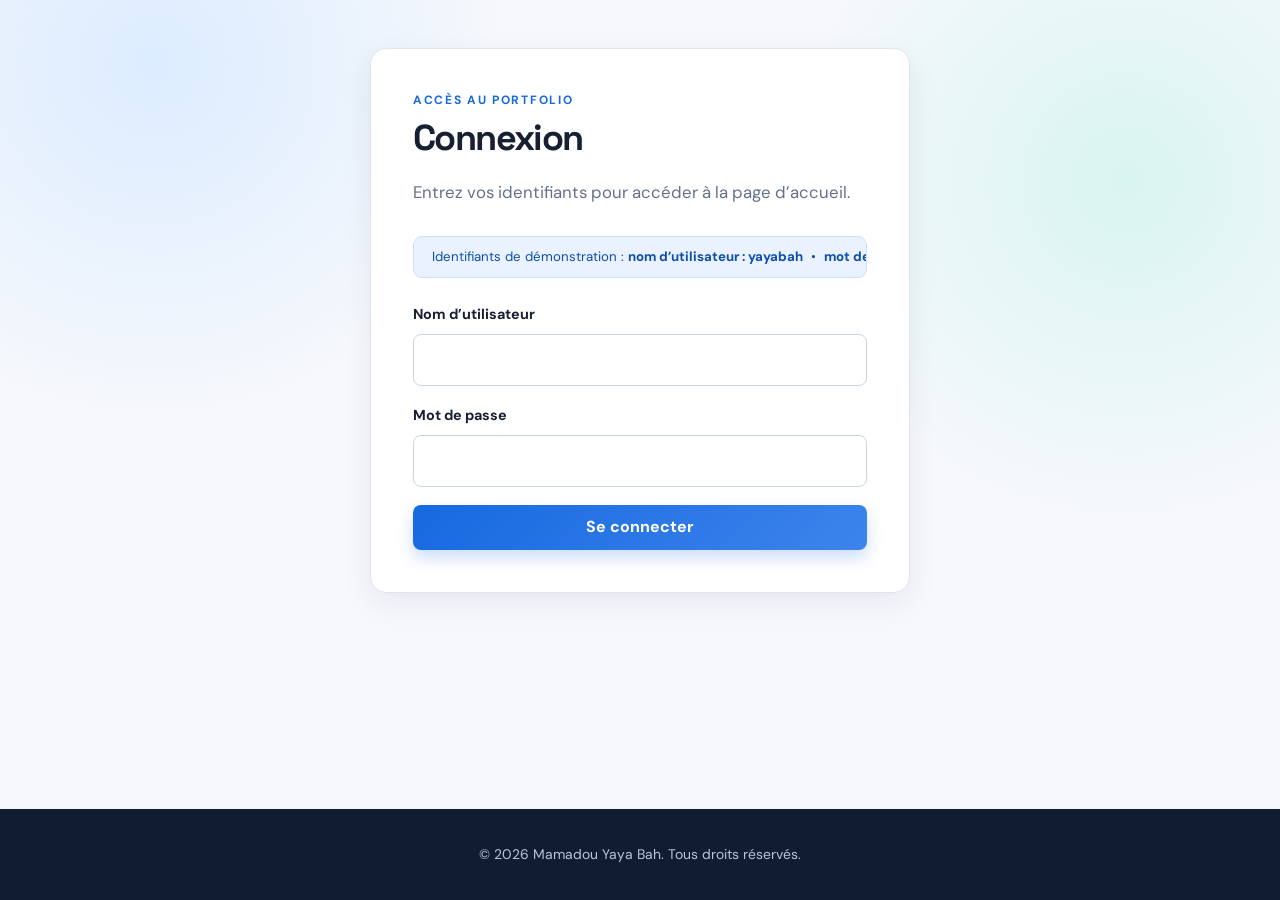
<file: index.html>
<!doctype html>
<html lang="fr"><head>
    <meta charset="utf-8"><meta name="viewport" content="width=device-width, initial-scale=1">
    <meta name="description" content="Page de connexion du portfolio de Mamadou Yaya Bah.">
    <title>Connexion | Mamadou Yaya Bah</title><link rel="stylesheet" href="styles.css">
</head>
<body class="connection-body">
<main class="login-page">
    <section id="login" aria-labelledby="login-title">
        <p class="section-label">Accès au portfolio</p>
        <h1 id="login-title">Connexion</h1>
        <p class="intro">Entrez vos identifiants pour accéder à la page d’accueil.</p>
        <div class="credentials-ticker" role="status" aria-label="Identifiants de démonstration">
            <div class="ticker-track">
                <span>Identifiants de démonstration&nbsp;: <strong>nom d’utilisateur&nbsp;: yayabah</strong> &nbsp;•&nbsp; <strong>mot de passe&nbsp;: yayabah22</strong></span>
                <span aria-hidden="true">Identifiants de démonstration&nbsp;: <strong>nom d’utilisateur&nbsp;: yayabah</strong> &nbsp;•&nbsp; <strong>mot de passe&nbsp;: yayabah22</strong>
                </span></div></div><form id="loginForm" novalidate>
                    <div class="form-group"><label for="username">Nom d’utilisateur</label>
                        <input type="text" id="username" name="username" autocomplete="username" required></div>
                        <div class="form-group"><label for="password">Mot de passe</label>
                            <input type="password" id="password" name="password" autocomplete="current-password" required></div>
                            <p id="loginError" class="error-message" role="alert" hidden>Nom d’utilisateur ou mot de passe incorrect.</p>
                            <button type="submit">Se connecter</button>
                        </form>
                    </section>
                </main>
<footer><p>© 2026 Mamadou Yaya Bah. Tous droits réservés.</p>
</footer><script src="login_connexion.js"></script>
</body>
</html>
</file>
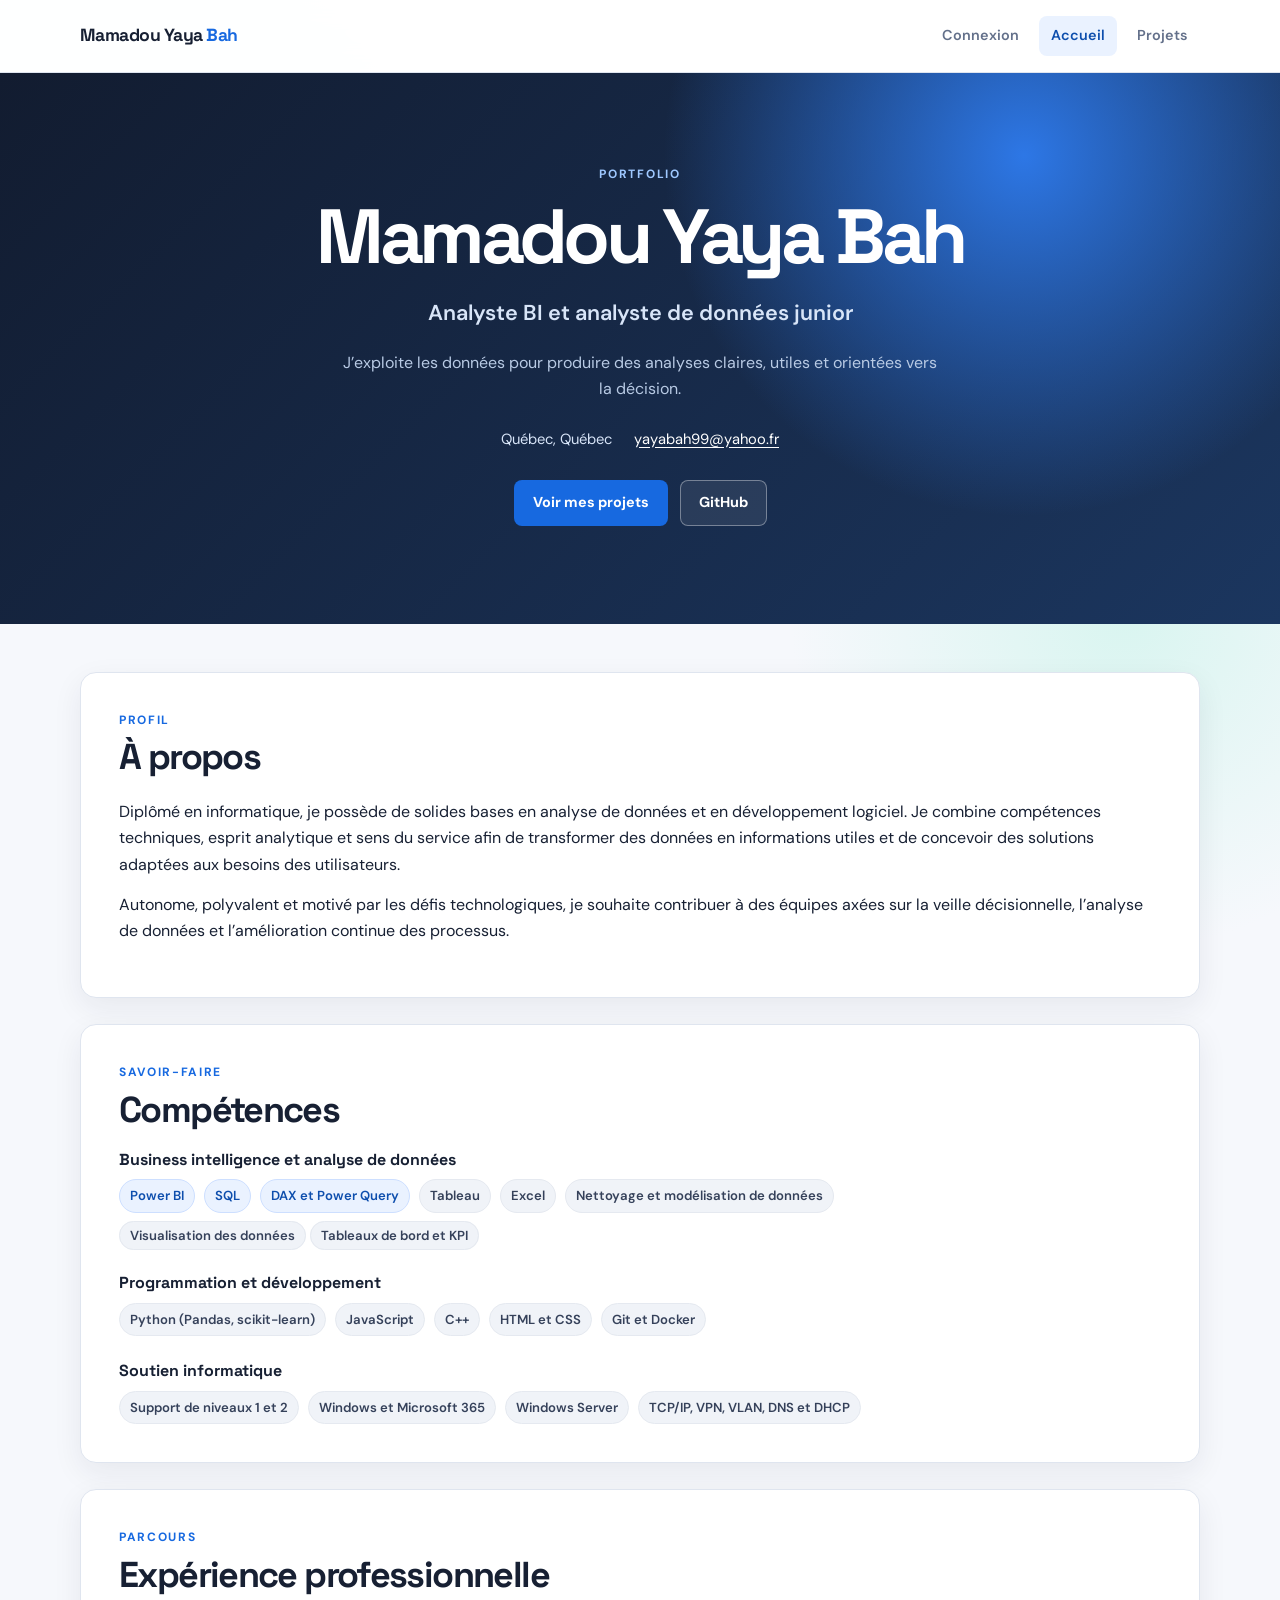
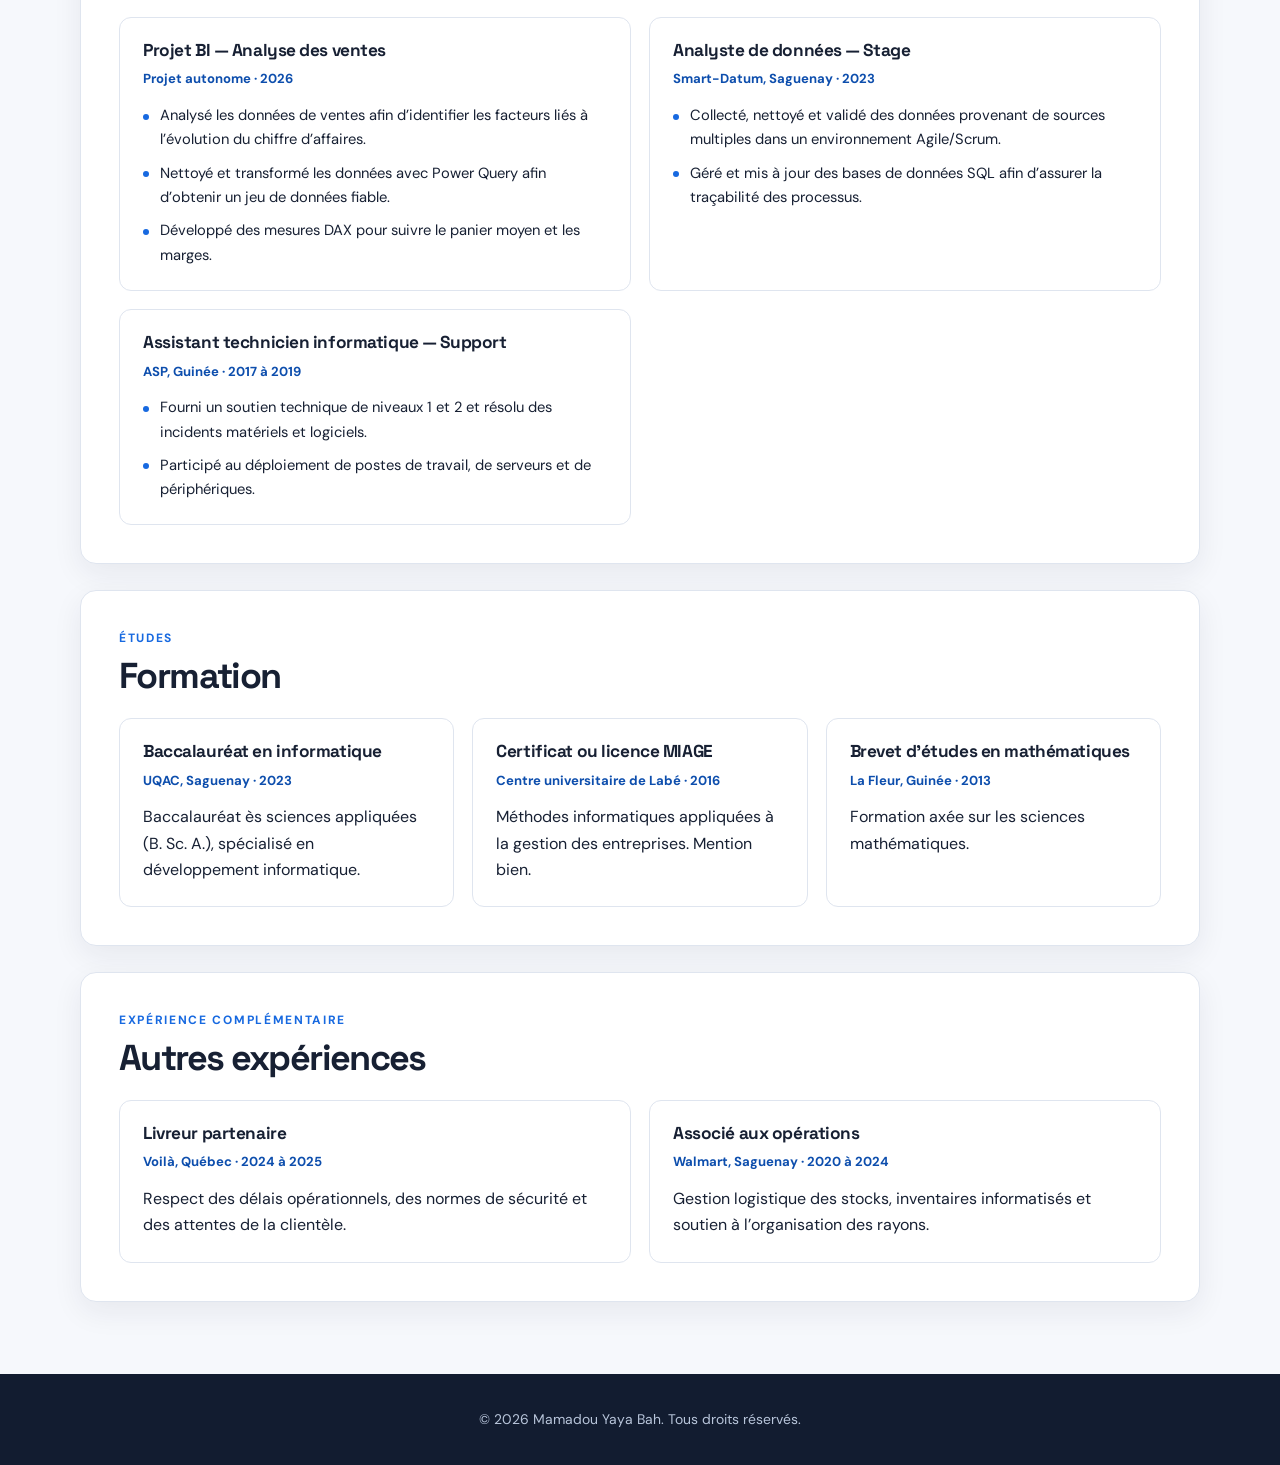
<file: Accueil.html>
<!doctype html>
<html lang="fr"><head><meta charset="utf-8">
    <meta name="viewport" content="width=device-width, initial-scale=1">
    <meta name="description" content="Portfolio de Mamadou Yaya Bah, analyste BI et analyste de données junior à Québec.">
    <title>Mamadou Yaya Bah | Analyste BI et données</title>
    <link rel="stylesheet" href="styles.css">
</head>
<body>
    <nav aria-label="Navigation principale"><div class="nav-container">
        <a class="logo" href="index.html">Mamadou Yaya <span>Bah</span></a><ul><li>
            <a href="connexion.html">Connexion</a></li><li>
                <a href="index.html" class="active" aria-current="page">Accueil</a></li><li>
                    <a href="projets.html">Projets</a></li></ul></div></nav>
<header class="hero"><p class="eyebrow">Portfolio</p><h1>Mamadou Yaya Bah</h1>
    <p class="hero-role">Analyste BI et analyste de données junior</p>
    <p class="hero-summary">J’exploite les données pour produire des analyses claires, utiles et orientées vers la décision.</p>
    <div class="contact-meta"><span>Québec, Québec</span><a href="mailto:yayabah99@yahoo.fr">yayabah99@yahoo.fr</a>
    </div><div class="header-links"><a href="projets.html" class="btn-header btn-primary">Voir mes projets</a>
        <a href="https://github.com/yaya24Bah" target="_blank" rel="noopener noreferrer" class="btn-header btn-secondary">
            GitHub</a></div></header>
<main>
<section id="about"><p class="section-label">Profil</p><h2>À propos</h2>
    <p>Diplômé en informatique, je possède de solides bases en analyse de données et en développement logiciel. Je combine compétences techniques, esprit analytique et sens du service afin de transformer des données en informations utiles et de concevoir des solutions adaptées aux besoins des utilisateurs.</p>
    <p>Autonome, polyvalent et motivé par les défis technologiques, je souhaite contribuer à des équipes axées sur la veille décisionnelle, l’analyse de données et l’amélioration continue des processus.</p>
</section>
<section id="skills"><p class="section-label">Savoir-faire</p><h2>Compétences</h2>
    <div class="skills-container"><div class="skill-category"><h3>Business intelligence et analyse de données</h3>
        <div class="tags"><span class="tag highlight">Power BI</span><span class="tag highlight">SQL</span>
            <span class="tag highlight">DAX et Power Query</span><span class="tag">Tableau</span>
            <span class="tag">Excel</span><span class="tag">Nettoyage et modélisation de données</span><br­>
            <span class="tag">Visualisation des données</span>  <span class="tag">Tableaux de bord et KPI</span>
        </div></div><div class="skill-category"><h3>Programmation et développement</h3><div class="tags"><span class="tag">
            Python (Pandas, scikit-learn)</span><span class="tag">JavaScript</span><span class="tag">C++</span>
            <span class="tag">HTML et CSS</span><span class="tag">Git et Docker</span></div></div><div class="skill-category"><h3>Soutien informatique</h3><div class="tags"><span class="tag">Support de niveaux 1 et 2</span><span class="tag">Windows et Microsoft 365</span><span class="tag">Windows Server</span><span class="tag">TCP/IP, VPN, VLAN, DNS et DHCP</span></div></div></div></section>
<section id="experience"><p class="section-label">Parcours</p><h2>Expérience professionnelle</h2><div class="grid-2">
    <article class="card"><h3>Projet BI — Analyse des ventes</h3><p class="card-meta">Projet autonome · 2026</p>
        <ul><li>Analysé les données de ventes afin d’identifier les facteurs liés à l’évolution du chiffre d’affaires.</li>
            <li>Nettoyé et transformé les données avec Power Query afin d’obtenir un jeu de données fiable.</li><li>Développé des mesures DAX pour suivre le panier moyen et les marges.</li></ul></article><article class="card"><h3>Analyste de données — Stage</h3><p class="card-meta">Smart-Datum, Saguenay · 2023</p><ul><li>Collecté, nettoyé et validé des données provenant de sources multiples dans un environnement Agile/Scrum.</li><li>Géré et mis à jour des bases de données SQL afin d’assurer la traçabilité des processus.</li></ul></article><article class="card"><h3>Assistant technicien informatique — Support</h3><p class="card-meta">ASP, Guinée · 2017 à 2019</p><ul><li>Fourni un soutien technique de niveaux 1 et 2 et résolu des incidents matériels et logiciels.</li><li>Participé au déploiement de postes de travail, de serveurs et de périphériques.</li></ul></article></div></section>
<section id="education"><p class="section-label">Études</p><h2>Formation</h2><div class="grid-3">
    <article class="card"><h3>Baccalauréat en informatique</h3><p class="card-meta">UQAC, Saguenay · 2023</p>
        <p>Baccalauréat ès sciences appliquées (B. Sc. A.), spécialisé en développement informatique.</p></article>
        <article class="card"><h3>Certificat ou licence MIAGE</h3><p class="card-meta">Centre universitaire de Labé · 2016</p>
            <p>Méthodes informatiques appliquées à la gestion des entreprises. Mention bien.</p></article>
            <article class="card"><h3>Brevet d’études en mathématiques</h3><p class="card-meta">La Fleur, Guinée · 2013</p>
                <p>Formation axée sur les sciences mathématiques.</p></article></div></section>
<section id="other"><p class="section-label">Expérience complémentaire</p><h2>Autres expériences</h2><div class="grid-2">
    <article class="card"><h3>Livreur partenaire</h3><p class="card-meta">Voilà, Québec · 2024 à 2025</p>
        <p>Respect des délais opérationnels, des normes de sécurité et des attentes de la clientèle.</p></article>
        <article class="card"><h3>Associé aux opérations</h3><p class="card-meta">Walmart, Saguenay · 2020 à 2024</p>
            <p>Gestion logistique des stocks, inventaires informatisés et soutien à l’organisation des rayons.</p>
        </article></div>
    </section>
</main><footer><p>© 2026 Mamadou Yaya Bah. Tous droits réservés.</p></footer></body></html>
</file>
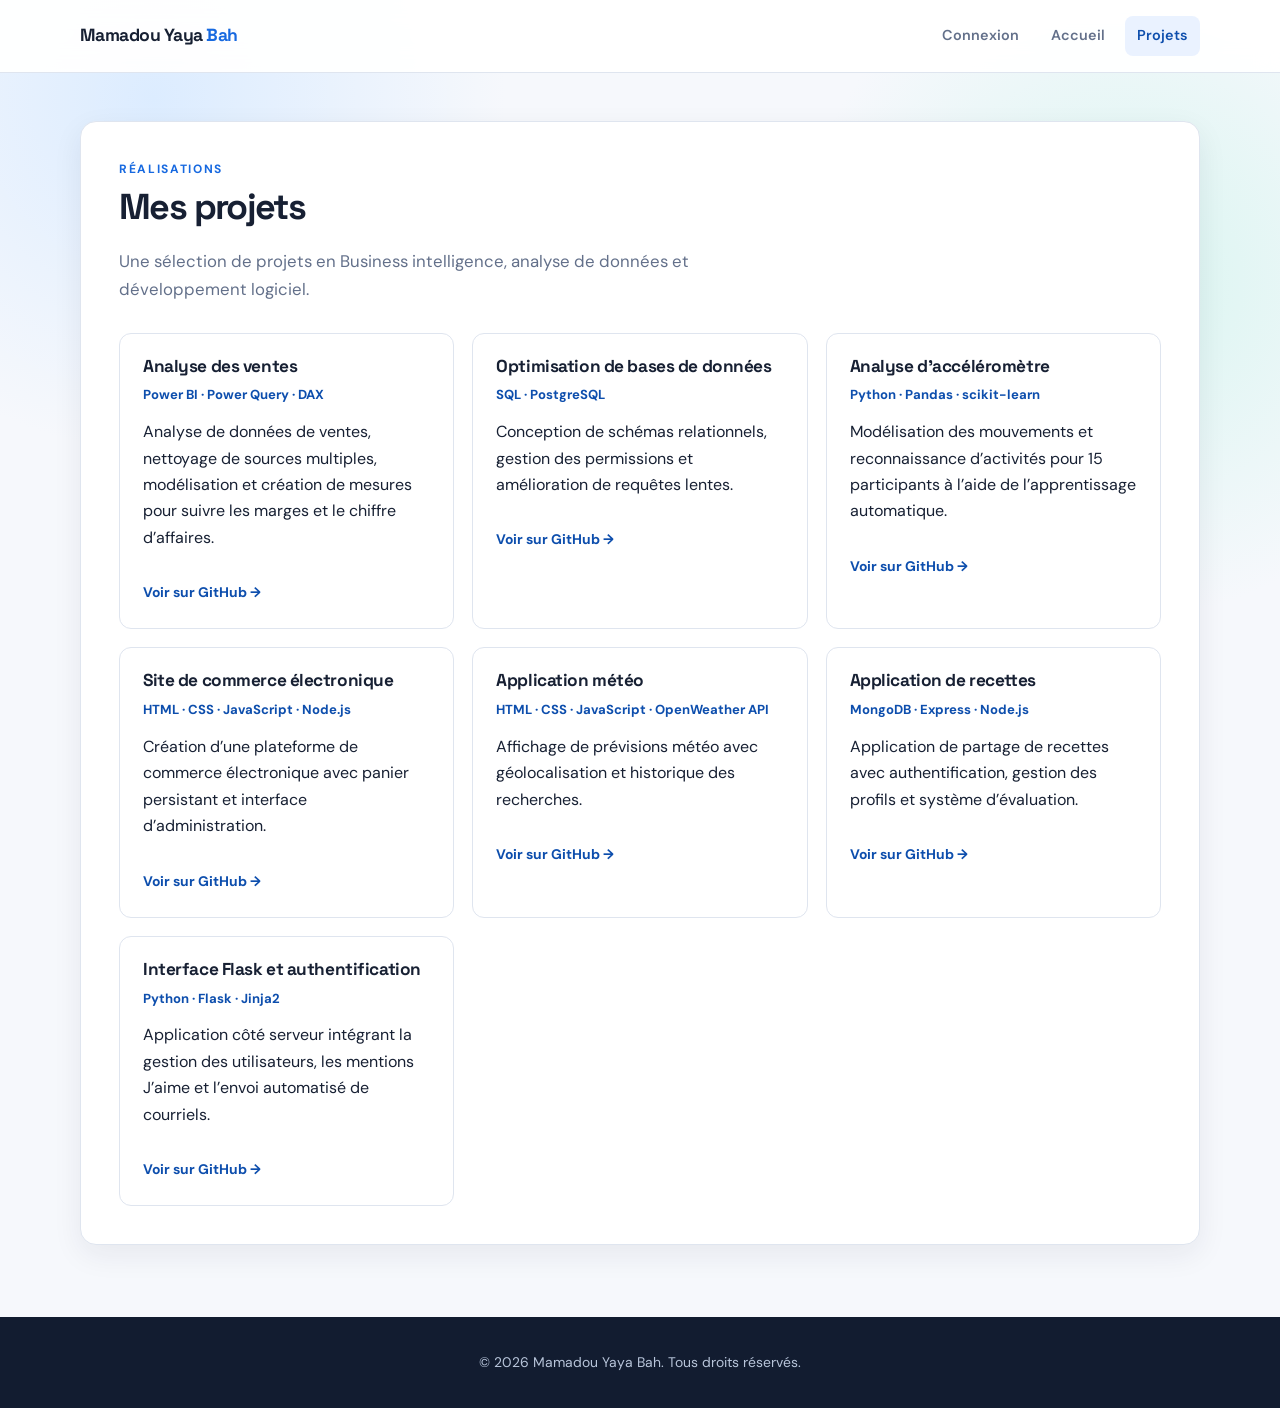
<file: projets.html>
<!doctype html>
<html lang="fr"><head><meta charset="utf-8">
    <meta name="viewport" content="width=device-width, initial-scale=1">
    <meta name="description" content="Projets de Mamadou Yaya Bah en analyse de données et développement.">
    <title>Projets | Mamadou Yaya Bah</title>
    <link rel="stylesheet" href="styles.css"></head>
    <body><nav aria-label="Navigation principale">
        <div class="nav-container"><a class="logo" href="index.html">Mamadou Yaya <span>Bah</span>
        </a><ul><li><a href="connexion.html">Connexion</a></li><li>
            <a href="index.html">Accueil</a></li><li>
                <a href="projets.html" class="active" aria-current="page">Projets</a></li></ul></div></nav>
                <main><section><p class="section-label">Réalisations</p><h1>Mes projets</h1>
                    <p class="intro">Une sélection de projets en Business intelligence, analyse de données et développement logiciel.</p>
                    <div class="grid-3 projects-grid">
<article class="card"><h2>Analyse des ventes</h2>
    <p class="card-meta">Power BI · Power Query · DAX</p>
    <p>Analyse de données de ventes, nettoyage de sources multiples, modélisation et création de mesures pour suivre les marges et le chiffre d’affaires.</p>
    <a href="https://github.com/yaya24Bah/Projet_BI-Analyse_des_ventes.git" target="_blank" rel="noopener noreferrer" class="card-link">Voir sur GitHub <span aria-hidden="true">→</span>
    </a></article>
    <article class="card"><h2>Optimisation de bases de données</h2><p class="card-meta">SQL · PostgreSQL</p>
                            <p>Conception de schémas relationnels, gestion des permissions et amélioration de requêtes lentes.</p>
                            <a href="https://github.com/yaya24Bah/Base_de_donnees_SQL.git" target="_blank" rel="noopener noreferrer" class="card-link">Voir sur GitHub <span aria-hidden="true">→</span></a>
                        </article>
                        <article class="card"><h2>Analyse d’accéléromètre</h2>
                        <p class="card-meta">Python · Pandas · scikit-learn</p>
                        <p>Modélisation des mouvements et reconnaissance d’activités pour 15 participants à l’aide de l’apprentissage automatique.</p>
                        <a href="https://github.com/yaya24Bah/Annalyse-de-donnees_Accellometre.git" target="_blank" rel="noopener noreferrer" class="card-link">Voir sur GitHub <span aria-hidden="true">→</span>
                        </a></article>
    <article class="card"><h2>Site de commerce électronique</h2>
        <p class="card-meta">HTML · CSS · JavaScript · Node.js</p>
        <p>Création d’une plateforme de commerce électronique avec panier persistant et interface d’administration.</p>
        <a href="https://github.com/yaya24Bah/Projet_Yaya2024.git" target="_blank" rel="noopener noreferrer" class="card-link">Voir sur GitHub <span aria-hidden="true">→</span>
        </a></article>
        <article class="card"><h2>Application météo</h2>
            <p class="card-meta">HTML · CSS · JavaScript · OpenWeather API</p>
            <p>Affichage de prévisions météo avec géolocalisation et historique des recherches.</p>
            <a href="https://github.com/yaya24Bah/Weather_App.git" target="_blank" rel="noopener noreferrer" class="card-link">Voir sur GitHub <span aria-hidden="true">→</span>
            </a></article>
            <article class="card"><h2>Application de recettes</h2>
                <p class="card-meta">MongoDB · Express · Node.js</p>
                <p>Application de partage de recettes avec authentification, gestion des profils et système d’évaluation.</p>
                <a href="https://github.com/yaya24Bah/Recette_App.git" target="_blank" rel="noopener noreferrer" class="card-link">Voir sur GitHub <span aria-hidden="true">→</span>
                </a></article>
                <article class="card"><h2>Interface Flask et authentification</h2>
                    <p class="card-meta">Python · Flask · Jinja2</p>
                    <p>Application côté serveur intégrant la gestion des utilisateurs, les mentions J’aime et l’envoi automatisé de courriels.</p>
                    <a href="https://github.com/yaya24Bah/Projets_Developpement_web.git" target="_blank" rel="noopener noreferrer" class="card-link">Voir sur GitHub <span aria-hidden="true">→</span>
                    </a></article>
                    
                        
</div>
</section>
</main>
<footer>
    <p>© 2026 Mamadou Yaya Bah. Tous droits réservés.</p>
</footer>
</body>
</html>
</file>
<file: styles.css>
@import url("https://fonts.googleapis.com/css2?family=DM+Sans:opsz,wght@9..40,400;9..40,500;9..40,600;9..40,700&family=Space+Grotesk:wght@500;600;700&display=swap");

:root { --ink:#172033; --muted:#63708a; --paper:#f6f8fc; --surface:#fff; --line:#dfe5ef; --blue:#1769e0; --blue-dark:#0d4ead; --pale:#eaf2ff; --radius:16px; --shadow:0 10px 30px rgba(22,32,51,.07); }
* { box-sizing:border-box; }
html { scroll-behavior:smooth; }
body { margin:0; min-width:320px; background:radial-gradient(circle at 12% 7%,#dcecff 0,transparent 22rem),radial-gradient(circle at 88% 20%,#d9f5f0 0,transparent 21rem),var(--paper); color:var(--ink); font-family:"DM Sans",Arial,sans-serif; font-size:16px; line-height:1.65; }.connection-body { min-height:100vh; display:flex; flex-direction:column; justify-content:space-between; }
a { color:inherit; } a:focus-visible,button:focus-visible,input:focus-visible { outline:3px solid #8ab7ff; outline-offset:3px; }
nav { position:sticky; top:0; z-index:10; background:rgba(255,255,255,.94); backdrop-filter:blur(12px); border-bottom:1px solid var(--line); }
.nav-container { width:min(1120px,calc(100% - 40px)); min-height:72px; margin:auto; display:flex; align-items:center; justify-content:space-between; gap:24px; }
.logo { color:var(--ink); font-family:"Space Grotesk",sans-serif; font-size:1.1rem; font-weight:700; letter-spacing:-.03em; text-decoration:none; white-space:nowrap; }
.logo span { color:var(--blue); }
nav ul { display:flex; align-items:center; gap:8px; margin:0; padding:0; list-style:none; }
nav li a { display:block; color:var(--muted); padding:8px 12px; border-radius:8px; font-size:.9rem; font-weight:600; text-decoration:none; cursor:pointer; transition:color .2s,background .2s,transform .2s; }
nav li a:hover, nav li a.active { color:var(--blue-dark); background:var(--pale); }
.hero { padding:92px 24px 98px; text-align:center; color:#fff; background:radial-gradient(circle at 80% 15%,#2d77e6 0,transparent 32%),linear-gradient(135deg,#121c30,#1b365f); }
.eyebrow,.section-label { margin:0 0 7px; color:var(--blue); font-size:.75rem; font-weight:700; letter-spacing:.14em; text-transform:uppercase; }
.hero .eyebrow { color:#9fc8ff; }
h1,h2,h3 { font-family:"Space Grotesk",sans-serif; line-height:1.15; }
h1 { margin:0; font-size:clamp(2.45rem,7vw,4.8rem); letter-spacing:-.06em; }
.hero-role { margin:16px 0 0; color:#d8e5f8; font-size:clamp(1.08rem,2vw,1.35rem); font-weight:600; }
.hero-summary { max-width:610px; margin:18px auto 0; color:#b8cae4; }
.contact-meta { display:flex; justify-content:center; flex-wrap:wrap; gap:9px 22px; margin:24px auto 0; color:#d8e5f8; font-size:.92rem; }
.contact-meta a { color:#fff; text-underline-offset:3px; }
.header-links { display:flex; justify-content:center; flex-wrap:wrap; gap:12px; margin-top:29px; }
.btn-header { display:inline-flex; align-items:center; justify-content:center; min-height:44px; padding:10px 18px; border:1px solid transparent; border-radius:8px; font-size:.9rem; font-weight:700; text-decoration:none; cursor:pointer; transition:transform .2s,background .2s,box-shadow .2s; }
.btn-header:hover { transform:translateY(-2px); }
.btn-primary { color:#fff; background:var(--blue); }.btn-primary:hover { background:var(--blue-dark); }
.btn-secondary { color:#fff; background:rgba(255,255,255,.08); border-color:rgba(255,255,255,.36); }.btn-secondary:hover { background:rgba(255,255,255,.16); }
main { width:min(1120px,calc(100% - 40px)); margin:48px auto 72px; }
section { margin-bottom:26px; padding:38px; background:var(--surface); border:1px solid var(--line); border-radius:var(--radius); box-shadow:var(--shadow); }
section h1,section h2 { margin:0 0 20px; color:var(--ink); font-size:clamp(1.75rem,3vw,2.25rem); letter-spacing:-.045em; }
section p { margin:0 0 14px; }.intro { max-width:690px; margin-bottom:29px; color:var(--muted); font-size:1.05rem; }
.skills-container { display:grid; gap:26px; }.skill-category h3 { margin:0 0 10px; font-size:1rem; }.tags { display:flex; flex-wrap:wrap; gap:9px; }.tag { padding:5px 10px; color:#35415a; background:#f0f3f8; border:1px solid #e5e9f0; border-radius:999px; font-size:.82rem; font-weight:600; }.tag.highlight { color:var(--blue-dark); background:var(--pale); border-color:#cddfff; }
.grid-2,.grid-3 { display:grid; gap:18px; }.grid-2 { grid-template-columns:repeat(2,minmax(0,1fr)); }.grid-3 { grid-template-columns:repeat(3,minmax(0,1fr)); }
.card { min-height:100%; padding:23px; border:1px solid var(--line); border-radius:12px; background:#fff; transition:box-shadow .2s,transform .2s; }.card:hover { box-shadow:0 12px 25px rgba(22,32,51,.10); transform:translateY(-3px); }.card h2,.card h3 { margin:0 0 8px; color:var(--ink); font-size:1.08rem; letter-spacing:-.025em; }.card p:last-child { margin-bottom:0; }.card-meta { margin:0 0 13px; color:var(--blue-dark); font-size:.82rem; font-weight:700; }.card ul { margin:0; padding:0; list-style:none; }.card li { position:relative; margin:0 0 9px; padding-left:17px; font-size:.92rem; }.card li:last-child { margin-bottom:0; }.card li::before { position:absolute; left:0; top:.72em; width:6px; height:6px; border-radius:50%; background:var(--blue); content:""; }.card-link { display:inline-block; margin-top:16px; color:var(--blue-dark); font-size:.87rem; font-weight:700; text-decoration:none; }.card-link:hover { text-decoration:underline; text-underline-offset:3px; }
.login-page { width:min(540px,calc(100% - 40px)); }.login-page section { padding:42px; overflow:hidden; }.form-group { margin-bottom:18px; }.form-group label { display:block; margin-bottom:7px; color:var(--ink); font-size:.9rem; font-weight:700; }.form-group input { width:100%; padding:12px 13px; color:var(--ink); border:1px solid #cbd5e1; border-radius:8px; background:#fff; font:inherit; }.form-group input:focus { outline:3px solid #cddfff; border-color:var(--blue); }.login-page button { width:100%; min-height:45px; color:#fff; border:0; border-radius:8px; background:linear-gradient(135deg,var(--blue),#3d84ec); font:inherit; font-weight:700; cursor:pointer; box-shadow:0 8px 16px rgba(23,105,224,.22); transition:transform .2s,box-shadow .2s; }.login-page button:hover { transform:translateY(-2px); box-shadow:0 11px 20px rgba(23,105,224,.28); }.login-page button:active { transform:translateY(0); }.error-message { margin:0 0 16px; padding:10px 12px; color:#9f1239; border:1px solid #fecdd3; border-radius:8px; background:#fff1f2; font-size:.88rem; }.credentials-ticker { width:100%; margin:0 0 25px; overflow:hidden; color:#0d4ead; border:1px solid #cddfff; border-radius:9px; background:#eaf2ff; white-space:nowrap; }.ticker-track { display:flex; width:max-content; animation:ticker 16s linear infinite; }.ticker-track span { display:inline-block; padding:9px 18px; font-size:.83rem; }.credentials-ticker:hover .ticker-track { animation-play-state:paused; } @keyframes ticker { from { transform:translateX(0); } to { transform:translateX(-50%); } }
footer { padding:34px 24px; color:#b8c5da; background:#121c30; text-align:center; font-size:.87rem; } footer p { margin:0; }
@media (max-width:800px) { .grid-3 { grid-template-columns:repeat(2,minmax(0,1fr)); } }
@media (max-width:600px) { .nav-container { min-height:unset; padding:14px 0; flex-direction:column; gap:8px; }.hero { padding:70px 20px 74px; } main { margin-top:28px; } section,.contact-section { padding:27px 22px; }.grid-2,.grid-3,.contact-details { grid-template-columns:1fr; }.contact-details div { padding:14px 0; } nav li a { padding:6px 9px; } }
</file>
